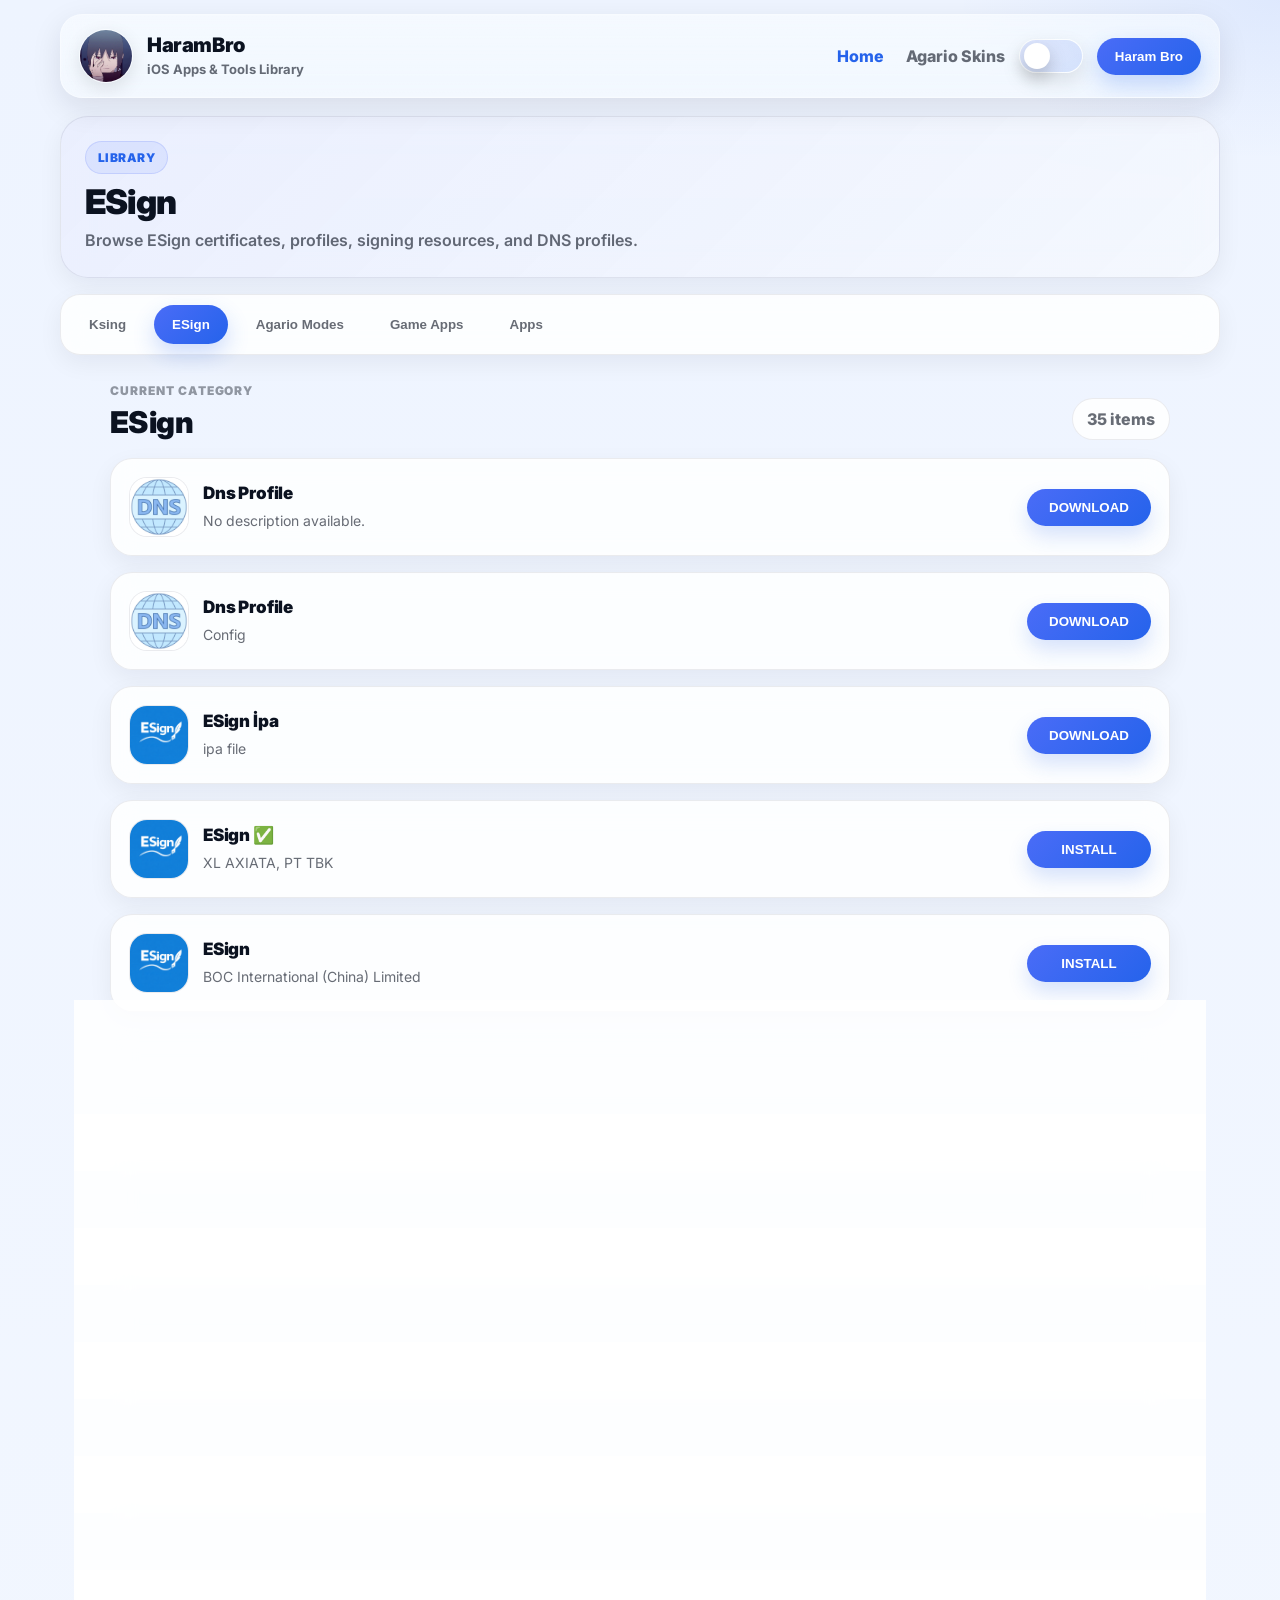
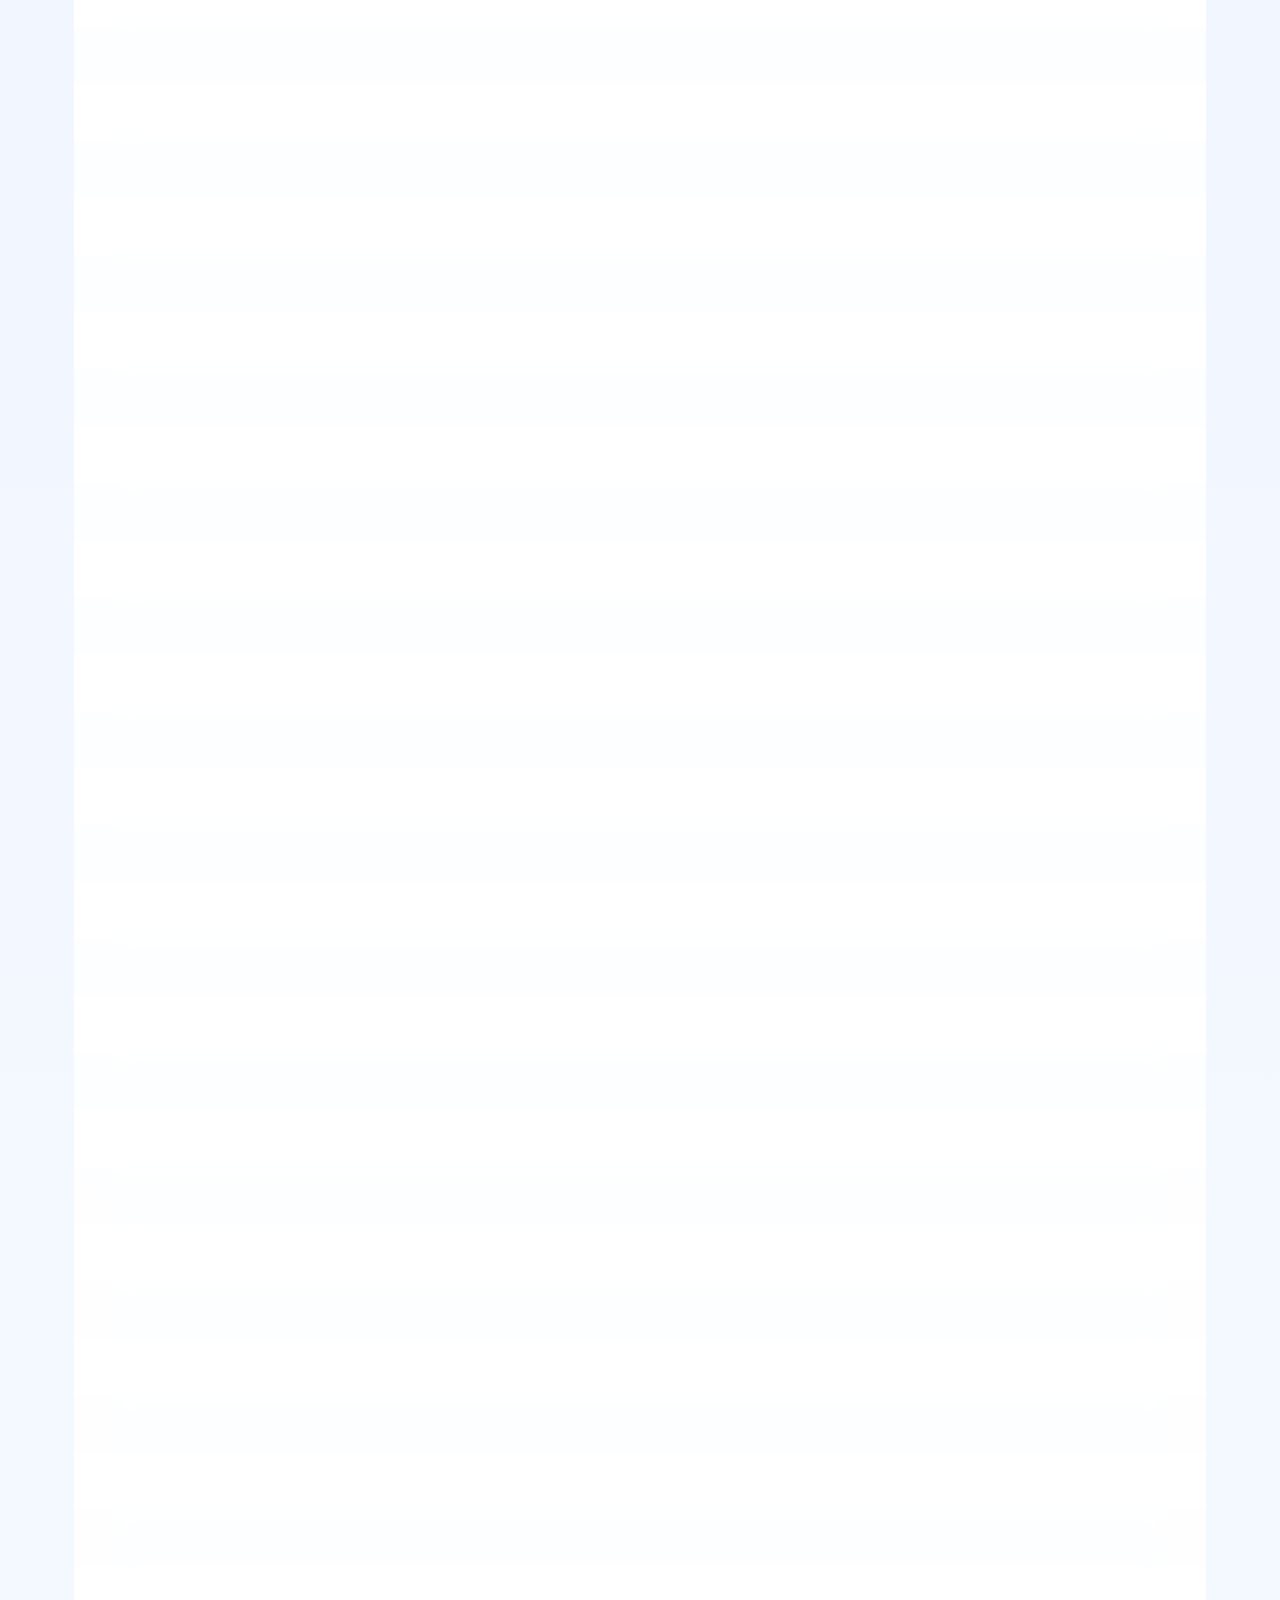
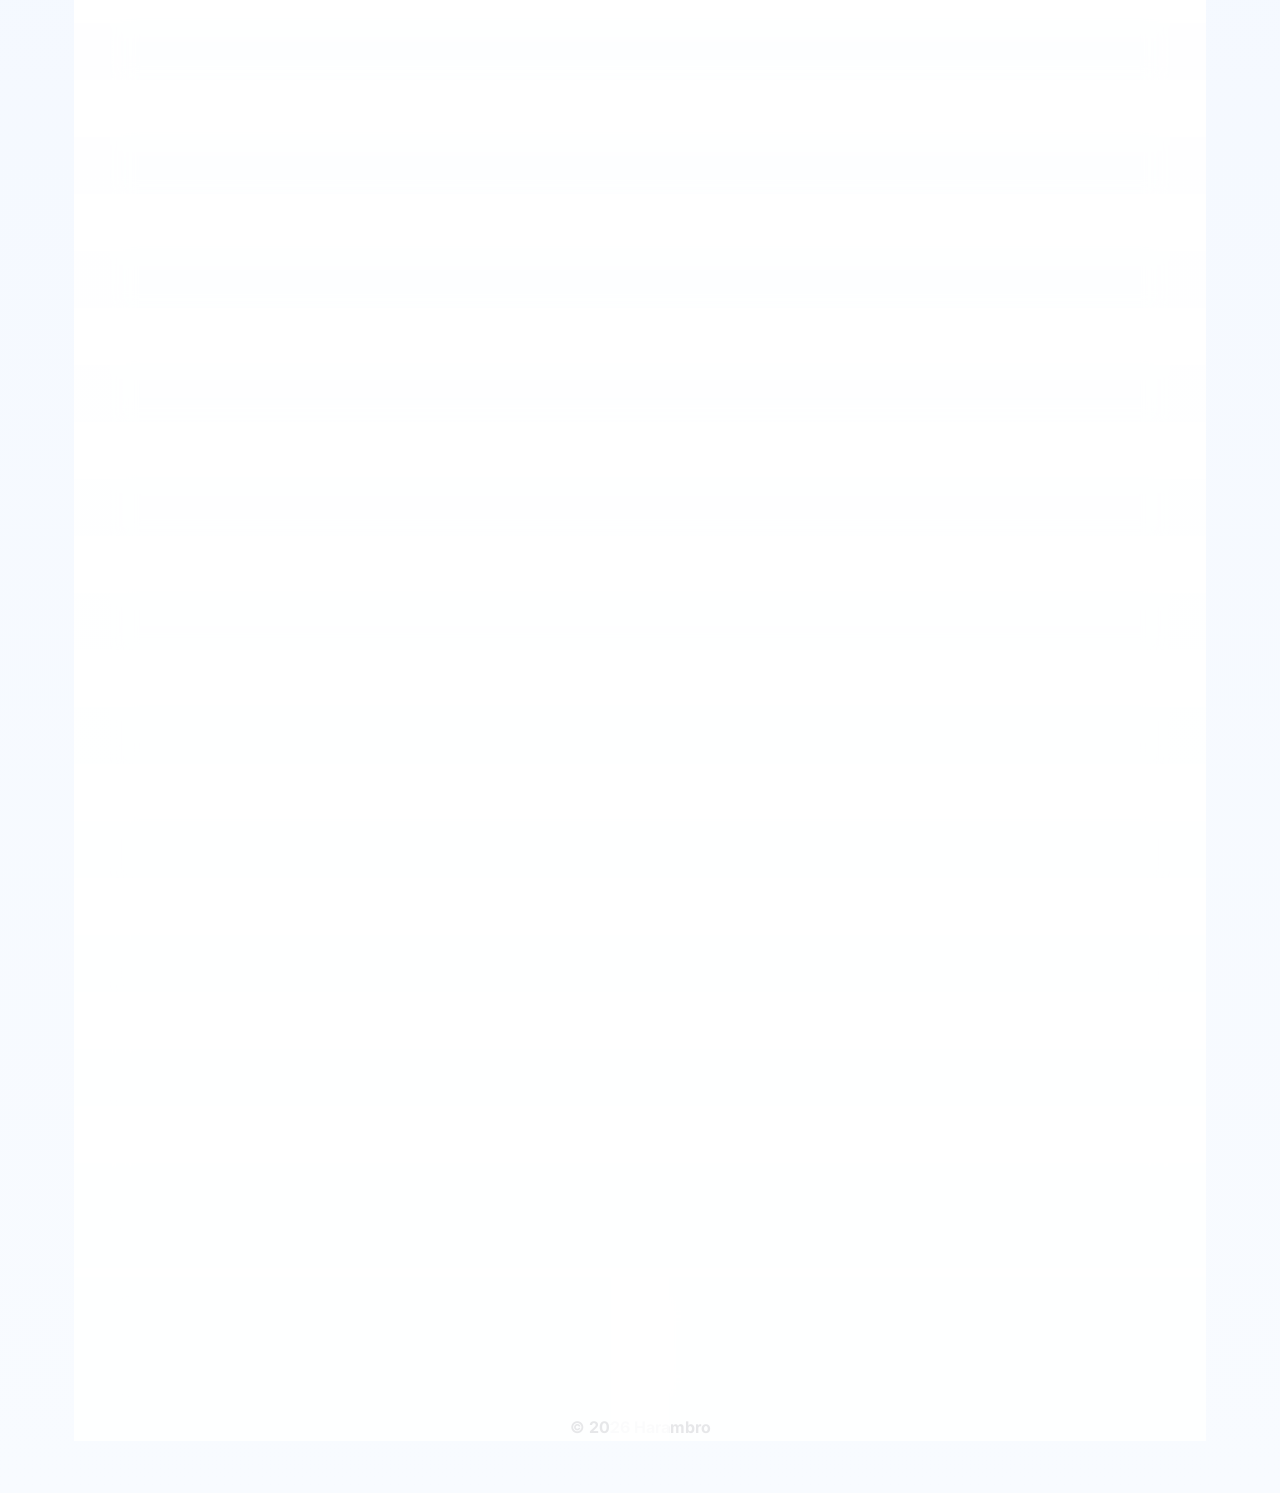
<file: index.html>
<!DOCTYPE html>
<html lang="en" data-theme="light">
<head>
  <meta charset="UTF-8">
  <meta name="viewport" content="width=device-width, initial-scale=1.0">
  <title>HaramBro</title>
  <meta name="referrer" content="no-referrer">

  <link rel="preconnect" href="https://fonts.googleapis.com">
  <link rel="preconnect" href="https://fonts.gstatic.com" crossorigin>
  <link href="https://fonts.googleapis.com/css2?family=Inter:wght@500;600;700;800;900&display=swap" rel="stylesheet">

  <link rel="stylesheet" href="css/style.css">

  <script>
    (function () {
      try {
        var saved = localStorage.getItem("theme");
        var prefersDark = window.matchMedia("(prefers-color-scheme: dark)").matches;
        var theme = saved || (prefersDark ? "dark" : "light");
        document.documentElement.setAttribute("data-theme", theme);
      } catch (e) {}
    })();
  </script>
</head>
<body>

  <header class="site-header">
    <nav class="navbar">
      <div class="nav-left">
        <img src="images/a.GIF" class="nav-logo" alt="HaramBro Logo">
        <div class="brand-text">
          <h1>HaramBro</h1>
          <p>iOS Apps & Tools Library</p>
        </div>
      </div>

      <div class="nav-right">
        <div class="nav-links">
          <a href="index.html" class="nav-link active">Home</a>
          <a href="agarioskins.html" class="nav-link">Agario Skins</a>
        </div>

        <button class="theme-switch" id="themeToggle" type="button" aria-label="Theme Switch">
          <span class="switch-track"></span>
          <span class="switch-knob"></span>
        </button>

        <button class="haram-btn" type="button">Haram Bro</button>
      </div>
    </nav>

    <section class="hero">
      <div class="hero-content">
        <span class="hero-badge">Library</span>
        <h2 id="activeCategoryLabel">ESign</h2>
        <p id="activeCategoryDesc">Browse ESign certificates, profiles, signing resources, and DNS profiles.</p>
      </div>
    </section>

    <section class="tabs-section">
      <div class="tabs-wrap">
        <button class="tab" type="button" data-list="list1">Ksing</button>
        <button class="tab active" type="button" data-list="list2">ESign</button>
        <button class="tab" type="button" data-list="list3">Agario Modes</button>
        <button class="tab" type="button" data-list="list4">Game Apps</button>
        <button class="tab" type="button" data-list="list5">Apps</button>
      </div>
    </section>
  </header>

  <main class="page-shell">
    <section class="content-header">
      <div>
        <p class="section-kicker">Current Category</p>
        <h3 id="activeCategoryTitle">ESign</h3>
      </div>
      <div class="section-count">
        <span id="itemCount">0 items</span>
      </div>
    </section>

    <div id="lists" class="list"></div>
  </main>

  <footer>
    <div class="footer-box">
      <div class="footer-card">
        <h3>About Harambro</h3>
        <p>Harambro provides modded iOS apps & IPA tools.</p>
      </div>
      <div class="footer-card">
        <h3>Support</h3>
        <p>Email • Telegram • Contact</p>
      </div>
    </div>
    <p class="copy">© 2026 Harambro</p>
  </footer>

  <script>
    (function () {
      var btn = document.getElementById("themeToggle");
      function setTheme(t) {
        document.documentElement.setAttribute("data-theme", t);
        localStorage.setItem("theme", t);
      }
      btn.addEventListener("click", function () {
        var current = document.documentElement.getAttribute("data-theme");
        setTheme(current === "dark" ? "light" : "dark");
      });
    })();
  </script>

  <script src="https://pl28704305.effectivegatecpm.com/b8/c7/a3/b8c7a3140347cf78cfb6c89174a952f0.js" async referrerpolicy="no-referrer"></script>
  <script src="js/app.js"></script>
</body>
</html>
</file>
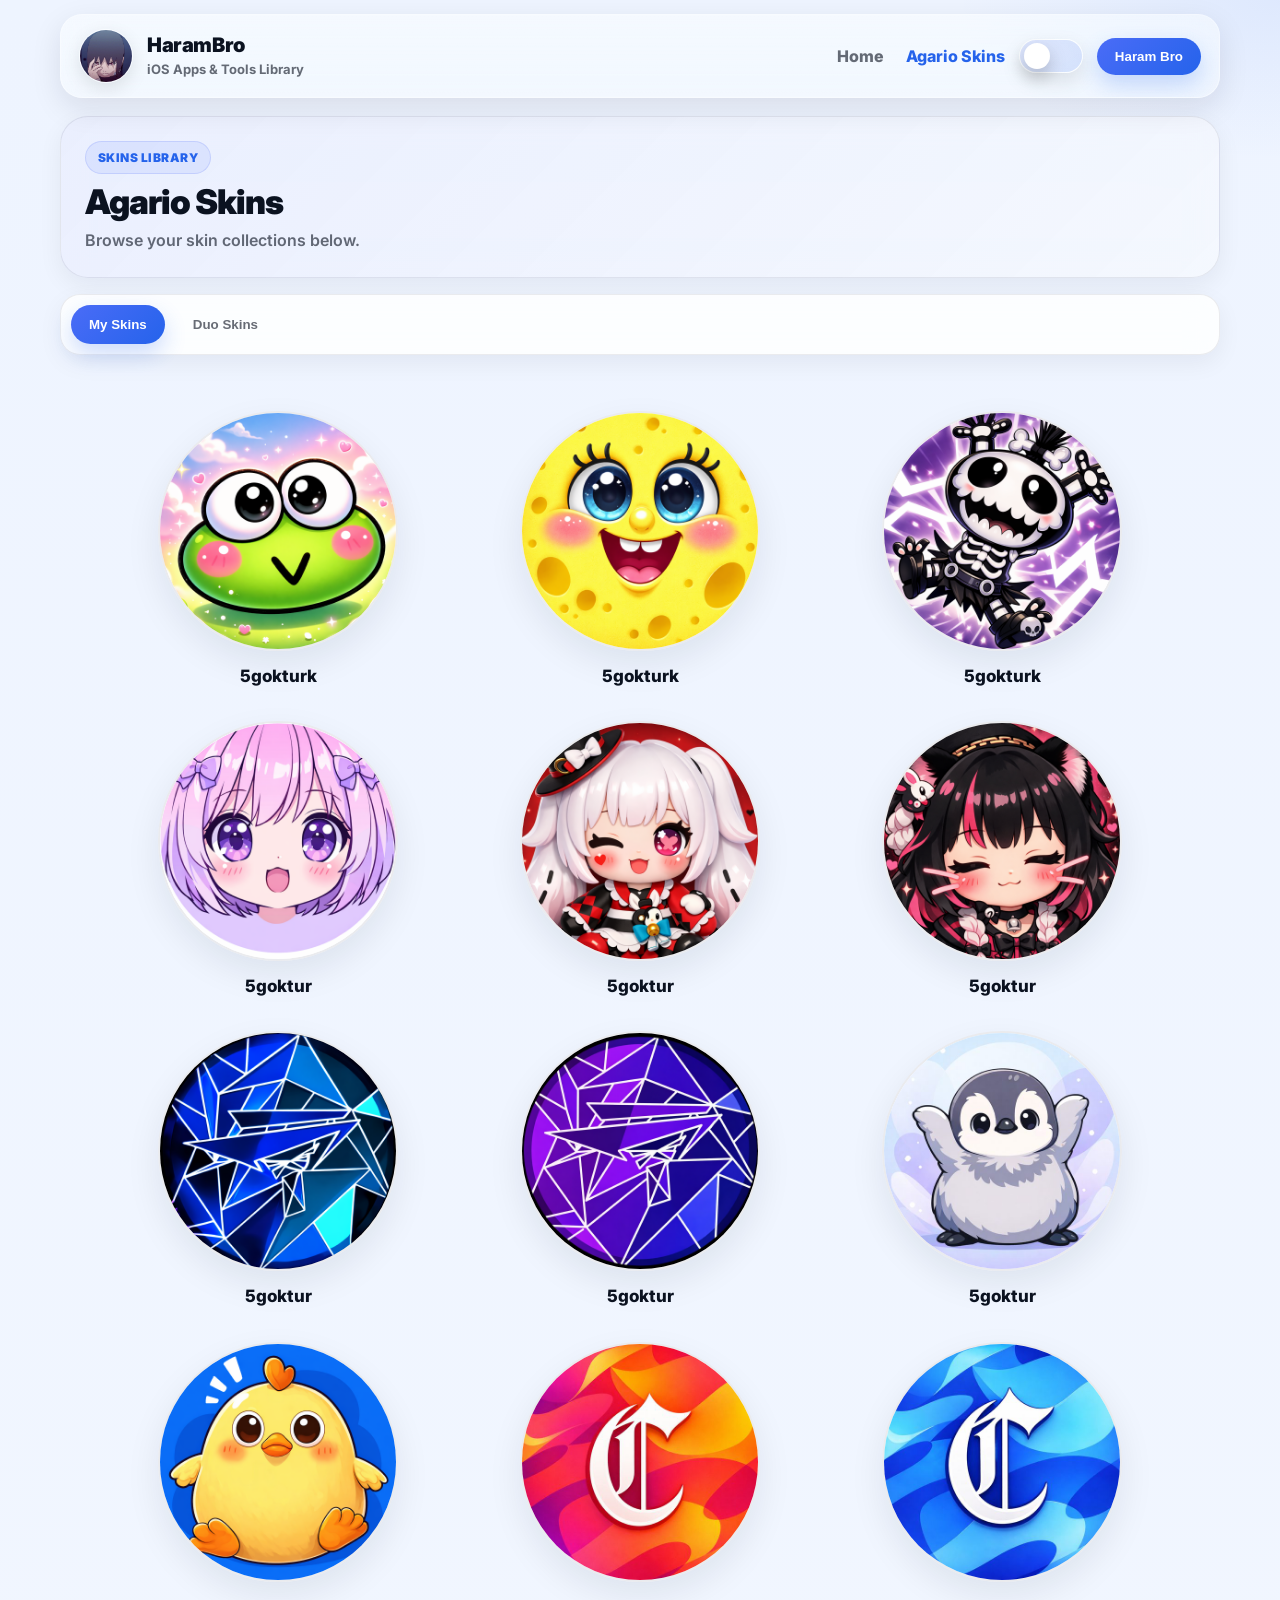
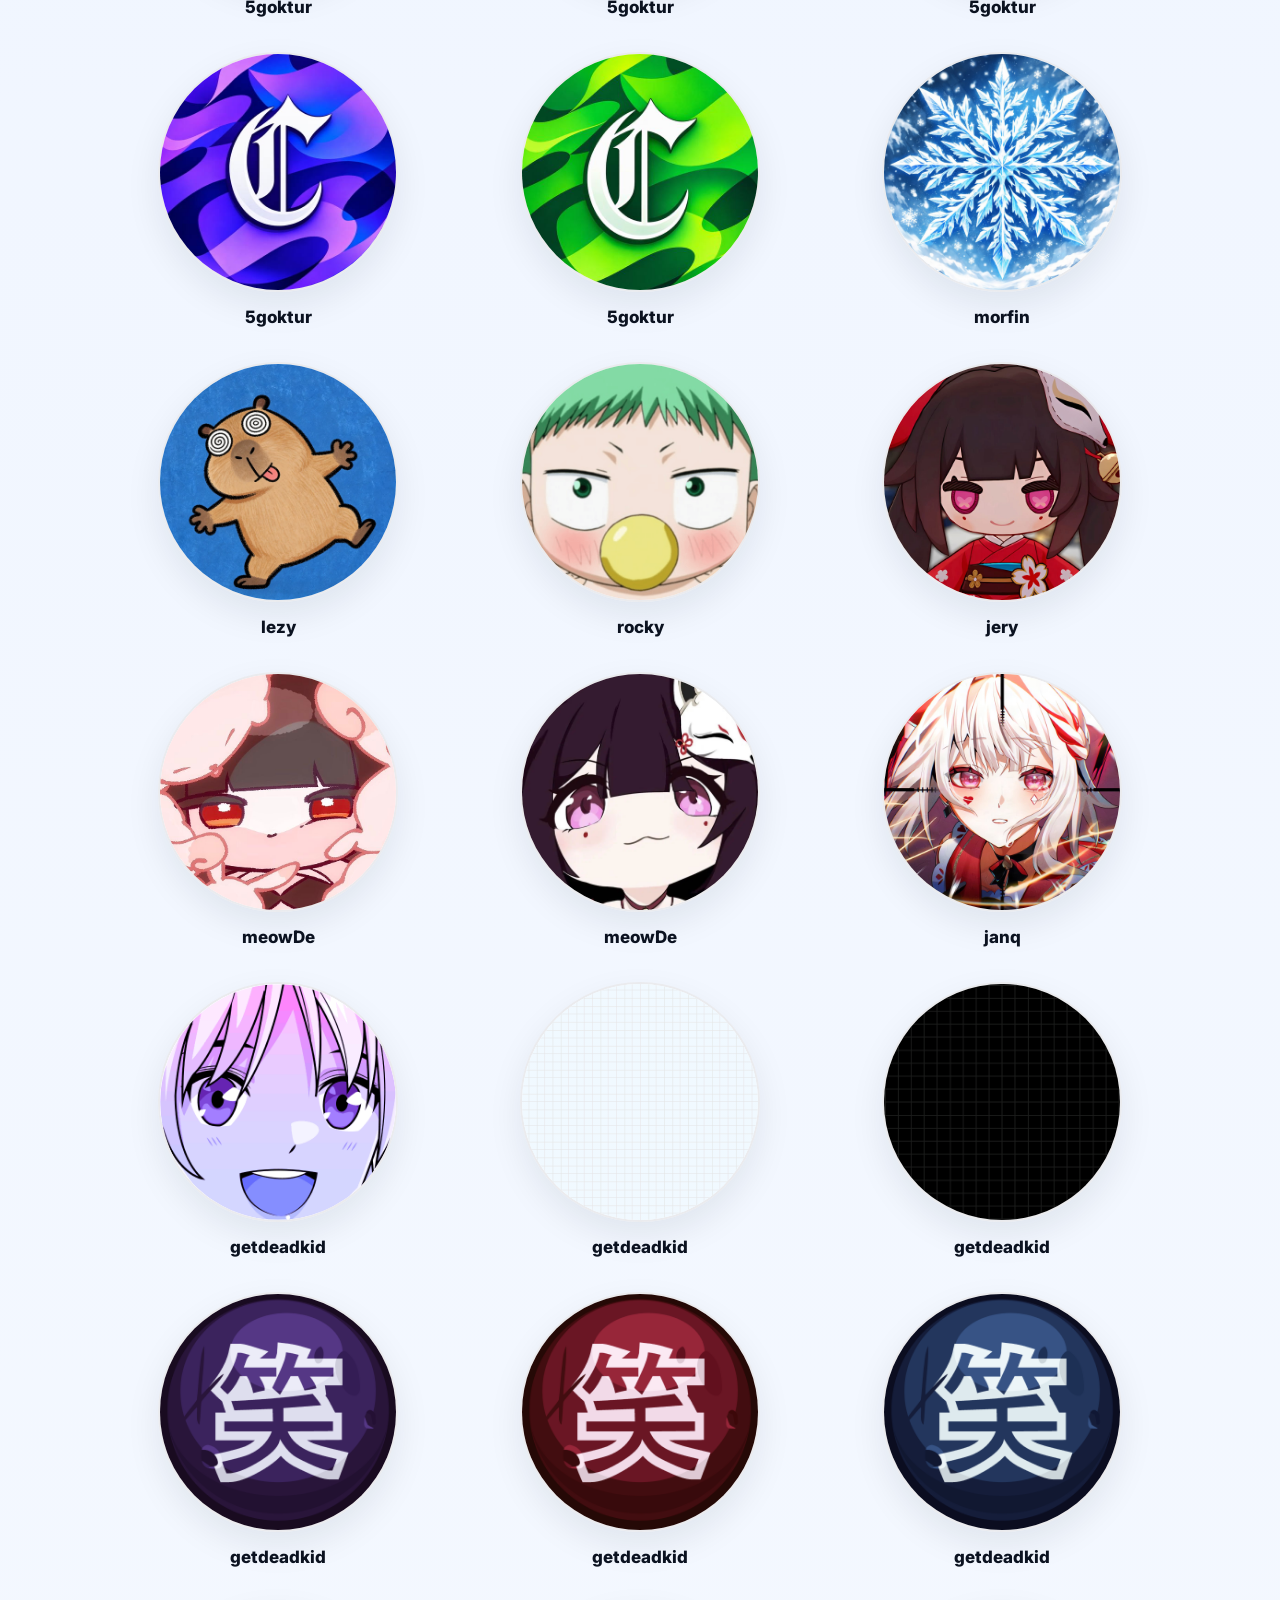
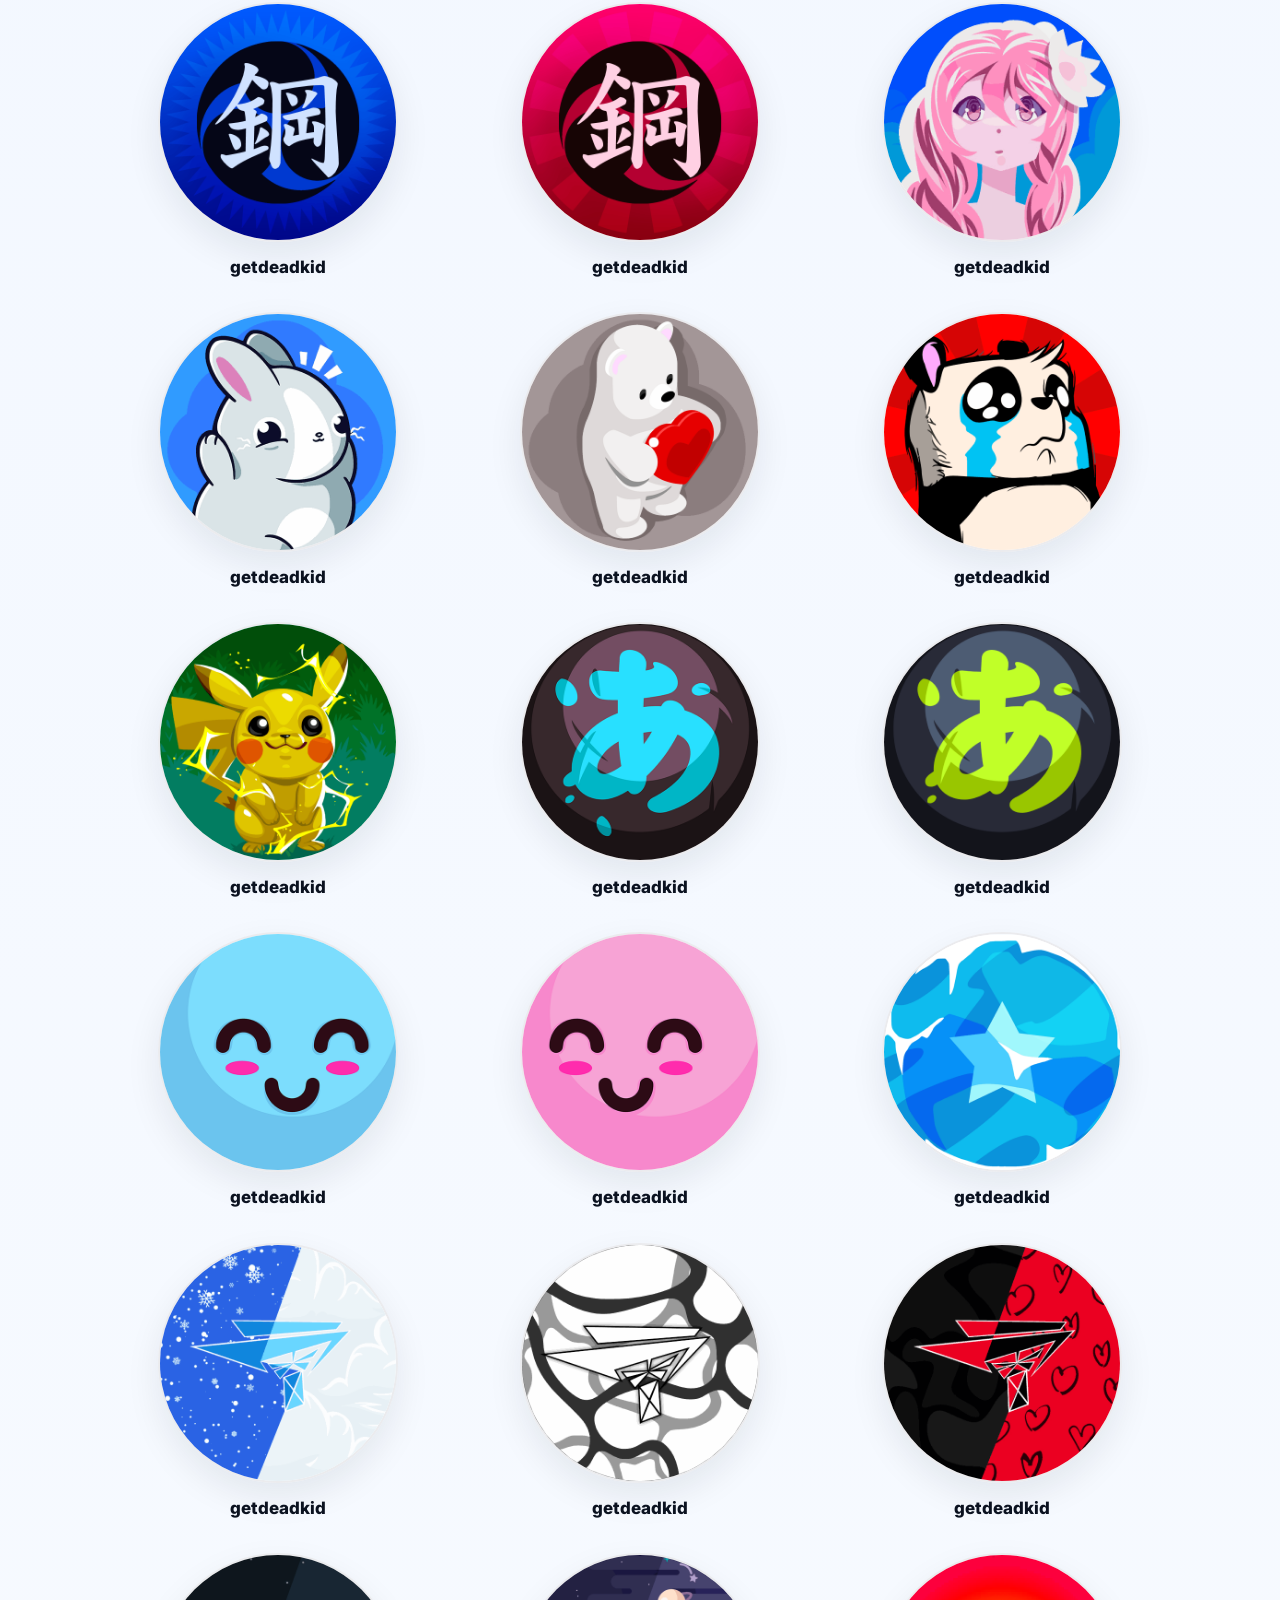
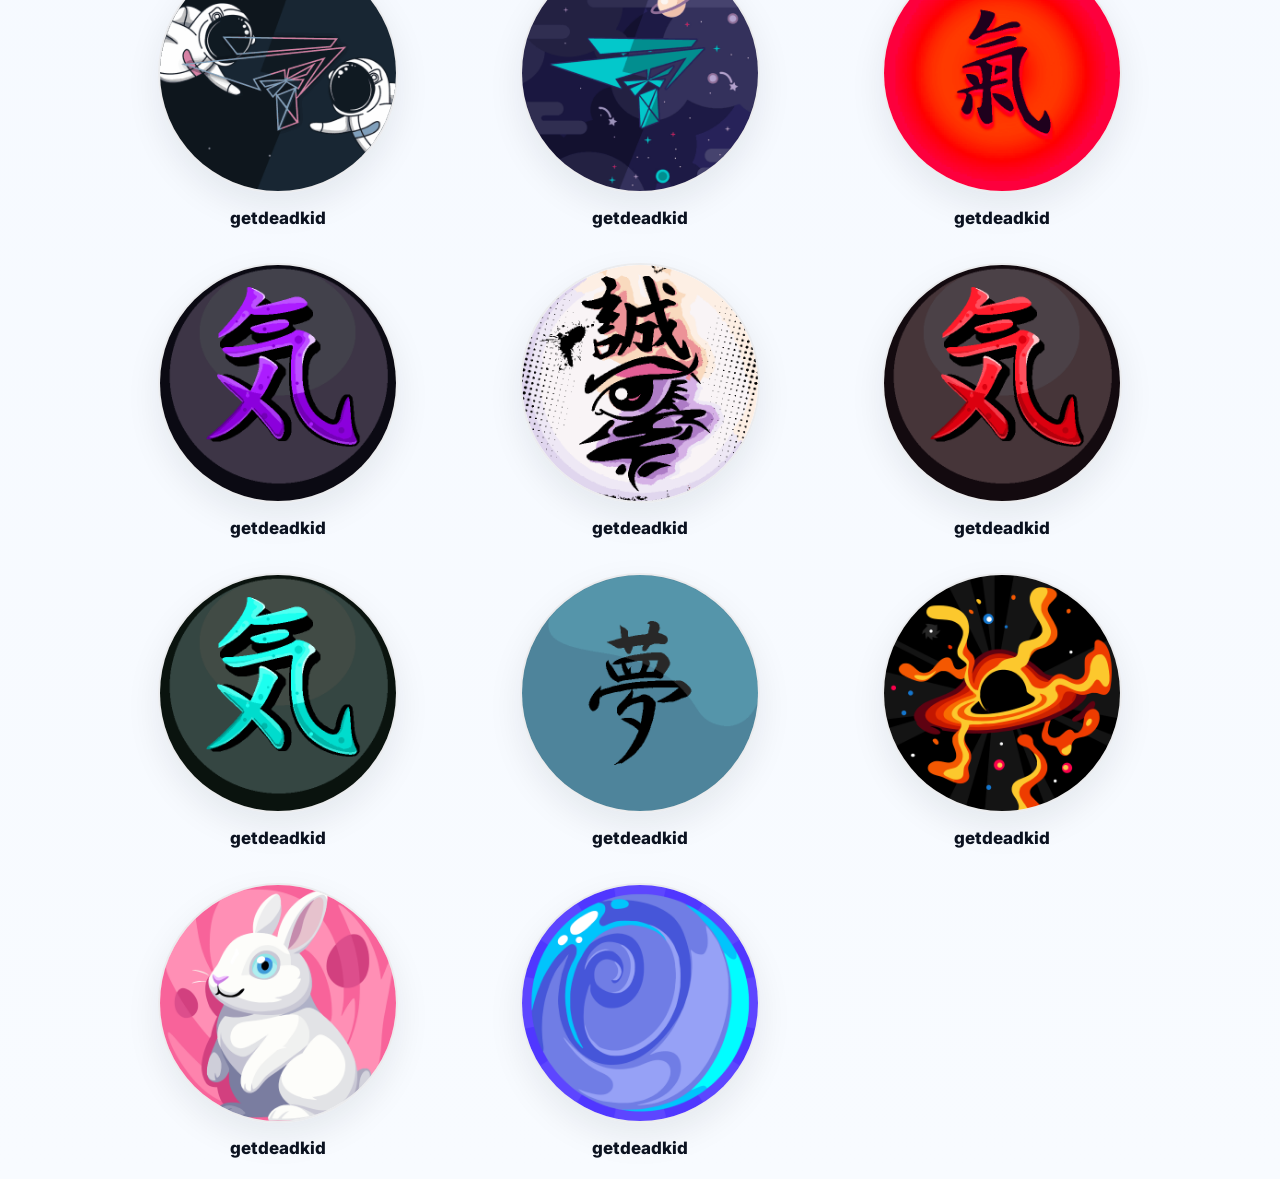
<file: agarioskins.html>
<!DOCTYPE html>
<html lang="en" data-theme="light">
<head>
  <meta charset="UTF-8">
  <meta name="viewport" content="width=device-width, initial-scale=1.0">
  <title>Agario Skins</title>

  <link rel="preconnect" href="https://fonts.googleapis.com">
  <link rel="preconnect" href="https://fonts.gstatic.com" crossorigin>
  <link href="https://fonts.googleapis.com/css2?family=Inter:wght@500;600;700;800;900&display=swap" rel="stylesheet">

  <link rel="stylesheet" href="css/style.css">
  <link rel="stylesheet" href="css/agarioskins.css">

  <script>
    (function () {
      try {
        var saved = localStorage.getItem("theme");
        var prefersDark = window.matchMedia("(prefers-color-scheme: dark)").matches;
        var theme = saved || (prefersDark ? "dark" : "light");
        document.documentElement.setAttribute("data-theme", theme);
      } catch (e) {}
    })();
  </script>
</head>
<body>

  <header class="site-header">
    <nav class="navbar">
      <div class="nav-left">
        <img src="images/a.GIF" class="nav-logo" alt="HaramBro Logo">
        <div class="brand-text">
          <h1>HaramBro</h1>
          <p>iOS Apps & Tools Library</p>
        </div>
      </div>

      <div class="nav-right">
        <div class="nav-links">
          <a href="index.html" class="nav-link">Home</a>
          <a href="agarioskins.html" class="nav-link active">Agario Skins</a>
        </div>

        <button class="theme-switch" id="themeToggle" type="button" aria-label="Theme Switch">
          <span class="switch-track"></span>
          <span class="switch-knob"></span>
        </button>

        <button class="haram-btn" type="button">Haram Bro</button>
      </div>
    </nav>

    <section class="hero skins-hero">
      <div class="hero-content">
        <span class="hero-badge">Skins Library</span>
        <h2>Agario Skins</h2>
        <p>Browse your skin collections below.</p>
      </div>
    </section>

    <section class="tabs-section skins-tabs-section">
      <div class="skins-tabs-wrap">
        <button class="skins-tab active" type="button" data-panel="mySkinsPanel">My Skins</button>
        <button class="skins-tab" type="button" data-panel="duoSkinsPanel">Duo Skins</button>
      </div>
    </section>
  </header>

  <main class="page-shell skins-page-shell">
    <section class="skins-panel active" id="mySkinsPanel">
      <div class="skins-grid my-skins-grid" id="mySkinsGrid"></div>
    </section>

    <section class="skins-panel" id="duoSkinsPanel">
      <div class="skins-grid duo-skins-grid" id="duoSkinsGrid"></div>
    </section>
  </main>

  <script>
    (function () {
      var btn = document.getElementById("themeToggle");
      function setTheme(t) {
        document.documentElement.setAttribute("data-theme", t);
        localStorage.setItem("theme", t);
      }
      btn.addEventListener("click", function () {
        var current = document.documentElement.getAttribute("data-theme");
        setTheme(current === "dark" ? "light" : "dark");
      });
    })();
  </script>

  <script src="js/agarioskins.js"></script>
</body>
</html>
</file>
<file: css/style.css>
*{
  box-sizing:border-box;
}

:root{
  --brand:#4a6cf7;
  --brand2:#2563eb;
  --radius:20px;
  --radius-lg:28px;
  --pill:999px;
  --font:Inter, sans-serif;

  --shadow-soft:0 8px 24px rgba(15,23,42,.06);
  --shadow-mid:0 14px 35px rgba(15,23,42,.08);
  --shadow-glass:0 10px 30px rgba(15,23,42,.10);
}

/* LIGHT */
html[data-theme="light"]{
  --bg1:#eef4ff;
  --bg2:#f8fbff;

  --surface:rgba(255,255,255,.78);
  --surface-strong:rgba(255,255,255,.90);
  --surface-card:rgba(255,255,255,.84);

  --border:rgba(15,23,42,.08);
  --border-strong:rgba(255,255,255,.42);

  --text:#0b1220;
  --muted:rgba(11,18,32,.62);
  --muted-2:rgba(11,18,32,.42);

  --nav-glass:rgba(255,255,255,.34);
  --nav-line:rgba(255,255,255,.44);
}

/* DARK */
html[data-theme="dark"]{
  --bg1:#050714;
  --bg2:#0b1020;

  --surface:rgba(17,22,34,.72);
  --surface-strong:rgba(18,22,34,.88);
  --surface-card:rgba(20,24,38,.80);

  --border:rgba(255,255,255,.08);
  --border-strong:rgba(255,255,255,.12);

  --text:rgba(255,255,255,.94);
  --muted:rgba(255,255,255,.64);
  --muted-2:rgba(255,255,255,.42);

  --nav-glass:rgba(11,14,24,.42);
  --nav-line:rgba(255,255,255,.10);
}

html{
  scroll-behavior:smooth;
}

body{
  margin:0;
  font-family:var(--font);
  color:var(--text);
  min-height:100vh;
  background:
    radial-gradient(900px 480px at 10% -10%, rgba(74,108,247,.18), transparent 58%),
    radial-gradient(650px 320px at 100% 0%, rgba(37,99,235,.08), transparent 50%),
    linear-gradient(180deg,var(--bg1),var(--bg2));
}

/* HEADER AREA */
.site-header{
  max-width:1200px;
  margin:0 auto;
  padding:14px 20px 0;
  position:relative;
  z-index:10;
}

/* NAVBAR - ONLY THIS STICKS */
.navbar{
  position:sticky;
  top:12px;
  z-index:1000;

  display:flex;
  justify-content:space-between;
  align-items:center;
  gap:16px;

  min-height:78px;
  padding:14px 18px;

  border:1px solid var(--nav-line);
  border-radius:22px;
  background:var(--nav-glass);
  backdrop-filter:blur(22px) saturate(180%);
  -webkit-backdrop-filter:blur(22px) saturate(180%);
  box-shadow:var(--shadow-glass);

  overflow:hidden;
}

.navbar::before{
  content:"";
  position:absolute;
  inset:0;
  pointer-events:none;
  background:linear-gradient(180deg, rgba(255,255,255,.24), rgba(255,255,255,.06));
}

html[data-theme="dark"] .navbar::before{
  background:linear-gradient(180deg, rgba(255,255,255,.08), rgba(255,255,255,.02));
}

.nav-left,
.nav-right{
  position:relative;
  z-index:1;
}

.nav-left{
  display:flex;
  align-items:center;
  gap:14px;
  min-width:0;
}

.nav-logo{
  width:54px;
  height:54px;
  border-radius:50%;
  object-fit:cover;
  flex-shrink:0;
  border:1px solid var(--border-strong);
  box-shadow:0 6px 18px rgba(0,0,0,.10);
}

.brand-text{
  min-width:0;
}

.brand-text h1{
  margin:0;
  font-size:20px;
  font-weight:900;
  letter-spacing:-.02em;
  line-height:1.05;
}

.brand-text p{
  margin:5px 0 0;
  color:var(--muted);
  font-size:13px;
  font-weight:700;
}

.nav-right{
  display:flex;
  align-items:center;
  gap:14px;
  flex-shrink:0;
}

.nav-links{
  display:flex;
  align-items:center;
  justify-content:center;
  gap:22px;
  flex-wrap:wrap;
}

.nav-link{
  text-decoration:none;
  font-weight:800;
  font-size:16px;
  color:var(--muted);
  background:none;
  border:none;
  padding:0;
  white-space:nowrap;
  transition:color .2s ease, opacity .2s ease, transform .2s ease;
}

.nav-link:hover{
  color:var(--text);
  transform:translateY(-1px);
}

.nav-link.active{
  color:var(--brand2);
}

.haram-btn{
  border:none;
  border-radius:var(--pill);
  padding:11px 18px;
  font-weight:900;
  color:#fff;
  cursor:pointer;
  background:linear-gradient(135deg,var(--brand),var(--brand2));
  box-shadow:0 10px 22px rgba(37,99,235,.22);
  transition:transform .2s ease, box-shadow .2s ease, opacity .2s ease;
}

.haram-btn:hover{
  transform:translateY(-1px);
  box-shadow:0 14px 28px rgba(37,99,235,.28);
}

/* HERO */
.hero{
  margin-top:18px;
  padding:24px;
  border-radius:var(--radius-lg);
  border:1px solid var(--border);
  background:
    linear-gradient(135deg, rgba(74,108,247,.10), rgba(37,99,235,.04)),
    var(--surface-card);
  backdrop-filter:blur(14px) saturate(150%);
  -webkit-backdrop-filter:blur(14px) saturate(150%);
  box-shadow:var(--shadow-soft);
}

.hero-content h2{
  margin:10px 0 8px;
  font-size:34px;
  line-height:1.05;
  font-weight:900;
  letter-spacing:-.03em;
}

.hero-content p{
  margin:0;
  max-width:700px;
  color:var(--muted);
  line-height:1.6;
  font-weight:600;
}

.hero-badge{
  display:inline-flex;
  align-items:center;
  padding:8px 12px;
  border-radius:var(--pill);
  background:rgba(74,108,247,.10);
  border:1px solid rgba(74,108,247,.16);
  color:var(--brand2);
  font-size:12px;
  font-weight:900;
  letter-spacing:.04em;
  text-transform:uppercase;
}

/* TABS */
.tabs-section{
  margin-top:16px;
  position:relative;
  z-index:1;
}

.tabs-wrap{
  display:flex;
  gap:10px;
  flex-wrap:wrap;
  padding:10px;
  border:1px solid var(--border);
  border-radius:20px;
  background:var(--surface-card);
  backdrop-filter:blur(14px) saturate(150%);
  -webkit-backdrop-filter:blur(14px) saturate(150%);
  box-shadow:var(--shadow-soft);
}

.tab{
  border:none;
  padding:12px 18px;
  border-radius:var(--pill);
  font-weight:900;
  cursor:pointer;
  color:var(--muted);
  background:transparent;
  transition:all .2s ease;
}

.tab:hover{
  color:var(--text);
  background:rgba(74,108,247,.08);
}

.tab.active{
  background:linear-gradient(135deg,var(--brand),var(--brand2));
  color:#fff;
  box-shadow:0 10px 22px rgba(37,99,235,.22);
}

/* THEME SWITCH */
.theme-switch{
  position:relative;
  width:64px;
  height:34px;
  border-radius:999px;
  border:1px solid var(--border-strong);
  background:rgba(255,255,255,.24);
  cursor:pointer;
  backdrop-filter:blur(14px) saturate(180%);
  -webkit-backdrop-filter:blur(14px) saturate(180%);
  box-shadow:0 8px 20px rgba(0,0,0,.10);
  transition:all .25s ease;
  flex-shrink:0;
}

html[data-theme="dark"] .theme-switch{
  background:rgba(255,255,255,.06);
}

.theme-switch:hover{
  transform:translateY(-1px);
  border-color:rgba(74,108,247,.28);
}

.theme-switch:active{
  transform:scale(.98);
}

.switch-track{
  position:absolute;
  inset:0;
  border-radius:inherit;
  background:linear-gradient(135deg,var(--brand),var(--brand2));
  opacity:.16;
  transition:opacity .25s ease;
}

.switch-knob{
  position:absolute;
  width:26px;
  height:26px;
  border-radius:50%;
  top:3px;
  left:4px;
  background:#ffffff;
  box-shadow:0 8px 18px rgba(0,0,0,.22);
  transition:left .28s cubic-bezier(.2,.8,.2,1), background .25s ease;
}

html[data-theme="dark"] .switch-track{
  opacity:.30;
}

html[data-theme="dark"] .switch-knob{
  left:34px;
  background:#111827;
}

/* MAIN CONTENT */
.page-shell{
  max-width:1100px;
  margin:28px auto 0;
  padding:0 20px;
}

.content-header{
  display:flex;
  align-items:flex-end;
  justify-content:space-between;
  gap:16px;
  margin-bottom:18px;
}

.section-kicker{
  margin:0 0 6px;
  color:var(--muted-2);
  font-size:12px;
  font-weight:900;
  letter-spacing:.08em;
  text-transform:uppercase;
}

.content-header h3{
  margin:0;
  font-size:30px;
  font-weight:900;
  letter-spacing:-.02em;
}

.section-count{
  padding:10px 14px;
  border-radius:var(--pill);
  border:1px solid var(--border);
  background:var(--surface-card);
  color:var(--muted);
  font-weight:800;
  white-space:nowrap;
  backdrop-filter:blur(10px);
  -webkit-backdrop-filter:blur(10px);
}

/* LIST */
.list{
  display:grid;
  gap:16px;
}

/* CARD */
.card{
  background:var(--surface-card);
  border:1px solid var(--border);
  border-radius:22px;
  padding:18px;
  display:flex;
  align-items:center;
  gap:14px;
  backdrop-filter:blur(12px) saturate(150%);
  -webkit-backdrop-filter:blur(12px) saturate(150%);
  transition:transform .2s ease, border-color .2s ease, box-shadow .2s ease, background .2s ease;
  cursor:pointer;
  box-shadow:var(--shadow-soft);
}

.card:hover{
  transform:translateY(-2px);
  border-color:rgba(74,108,247,.18);
  box-shadow:var(--shadow-mid);
}

.logo{
  width:60px;
  height:60px;
  border-radius:18px;
  object-fit:cover;
  flex-shrink:0;
  border:1px solid var(--border);
  background:rgba(255,255,255,.06);
}

.text{
  flex:1;
  min-width:0;
}

.text h4{
  margin:0;
  font-weight:900;
  font-size:17px;
  letter-spacing:-.01em;
}

.text p{
  margin:7px 0 0;
  color:var(--muted);
  font-size:14px;
  line-height:1.5;
  word-break:break-word;
}

.btn{
  background:linear-gradient(135deg,var(--brand),var(--brand2));
  border:none;
  color:#fff;
  padding:11px 18px;
  border-radius:var(--pill);
  font-weight:900;
  min-width:124px;
  cursor:pointer;
  box-shadow:0 10px 20px rgba(37,99,235,.18);
  transition:transform .2s ease, box-shadow .2s ease;
}

.btn:hover{
  transform:translateY(-1px);
  box-shadow:0 14px 24px rgba(37,99,235,.24);
}

/* FOOTER */
footer{
  max-width:1100px;
  margin:44px auto 0;
  padding:20px 20px 40px;
  text-align:center;
}

.footer-box{
  display:grid;
  grid-template-columns:repeat(2, minmax(0, 1fr));
  gap:14px;
}

.footer-card{
  background:var(--surface-card);
  border:1px solid var(--border);
  padding:22px;
  border-radius:22px;
  text-align:left;
  box-shadow:var(--shadow-soft);
  backdrop-filter:blur(12px);
  -webkit-backdrop-filter:blur(12px);
}

.footer-card h3{
  margin:0 0 8px;
  font-size:18px;
  font-weight:800;
}

.footer-card p{
  margin:0;
  color:var(--muted);
  line-height:1.6;
}

.copy{
  margin-top:20px;
  color:var(--muted);
  font-weight:700;
}

/* MOBILE */
@media (max-width: 900px){
  .site-header{
    padding:12px 14px 0;
  }

  .navbar{
    flex-direction:column;
    align-items:flex-start;
    padding:14px;
  }

  .nav-right{
    width:100%;
    justify-content:space-between;
    flex-wrap:wrap;
  }

  .nav-links{
    width:100%;
    justify-content:center;
  }

  .hero-content h2{
    font-size:28px;
  }
}

@media (max-width: 700px){
  .page-shell,
  footer{
    padding-left:14px;
    padding-right:14px;
  }

  .content-header{
    flex-direction:column;
    align-items:flex-start;
  }

  .card{
    align-items:flex-start;
    flex-wrap:wrap;
  }

  .btn{
    width:100%;
    min-width:unset;
  }

  .footer-box{
    grid-template-columns:1fr;
  }
}

@media (max-width: 520px){
  .brand-text h1{
    font-size:18px;
  }

  .brand-text p{
    font-size:12px;
  }

  .hero{
    padding:18px;
  }

  .hero-content h2{
    font-size:24px;
  }

  .tabs-wrap{
    gap:8px;
  }

  .tab{
    width:100%;
    text-align:center;
  }

  .nav-right{
    gap:10px;
  }

  .nav-links{
    width:100%;
    justify-content:center;
    gap:18px;
  }

  .nav-link{
    flex:none;
    text-align:center;
  }

  .haram-btn{
    flex:1;
  }
}
</file>
<file: css/agarioskins.css>
.skins-hero {
  margin-top: 18px;
}

.skins-tabs-section {
  margin-top: 16px;
}

.skins-tabs-wrap {
  display: flex;
  gap: 10px;
  flex-wrap: wrap;
  padding: 10px;
  border: 1px solid var(--border);
  border-radius: 20px;
  background: var(--surface-card);
  backdrop-filter: blur(14px) saturate(150%);
  -webkit-backdrop-filter: blur(14px) saturate(150%);
  box-shadow: var(--shadow-soft);
}

.skins-tab {
  border: none;
  padding: 12px 18px;
  border-radius: var(--pill);
  font-weight: 900;
  cursor: pointer;
  color: var(--muted);
  background: transparent;
  transition: all .2s ease;
}

.skins-tab:hover {
  color: var(--text);
  background: rgba(74,108,247,.08);
}

.skins-tab.active {
  background: linear-gradient(135deg, var(--brand), var(--brand2));
  color: #fff;
  box-shadow: 0 10px 22px rgba(37,99,235,.22);
}

.skins-page-shell {
  padding-top: 28px;
  padding-bottom: 20px;
}

.skins-panel {
  display: none;
}

.skins-panel.active {
  display: block;
}

.skins-grid {
  display: grid;
  gap: 34px 26px;
}

.my-skins-grid {
  grid-template-columns: repeat(3, minmax(0, 1fr));
}

.duo-skins-grid {
  grid-template-columns: repeat(2, minmax(0, 1fr));
}

.skin-card {
  display: flex;
  flex-direction: column;
  align-items: center;
  justify-content: flex-start;
  text-align: center;
}

.skin-image-wrap {
  width: 100%;
  display: flex;
  justify-content: center;
}

.skin-image {
  width: min(100%, 240px);
  aspect-ratio: 1 / 1;
  object-fit: cover;
  border-radius: 50%;
  border: 2px solid var(--border);
  background: var(--surface-card);
  box-shadow: var(--shadow-mid);
  display: block;
}

.skin-name {
  margin: 14px 0 0;
  font-size: 17px;
  font-weight: 800;
  color: var(--text);
  line-height: 1.3;
  word-break: break-word;
}

@media (max-width: 900px) {
  .my-skins-grid {
    grid-template-columns: repeat(2, minmax(0, 1fr));
  }

  .duo-skins-grid {
    grid-template-columns: repeat(2, minmax(0, 1fr));
  }

  .skin-image {
    width: min(100%, 220px);
  }
}

@media (max-width: 600px) {
  .skins-grid {
    gap: 26px 18px;
  }

  .my-skins-grid,
  .duo-skins-grid {
    grid-template-columns: repeat(1, minmax(0, 1fr));
  }

  .skin-image {
    width: min(100%, 210px);
  }

  .skin-name {
    font-size: 16px;
  }
}
</file>
